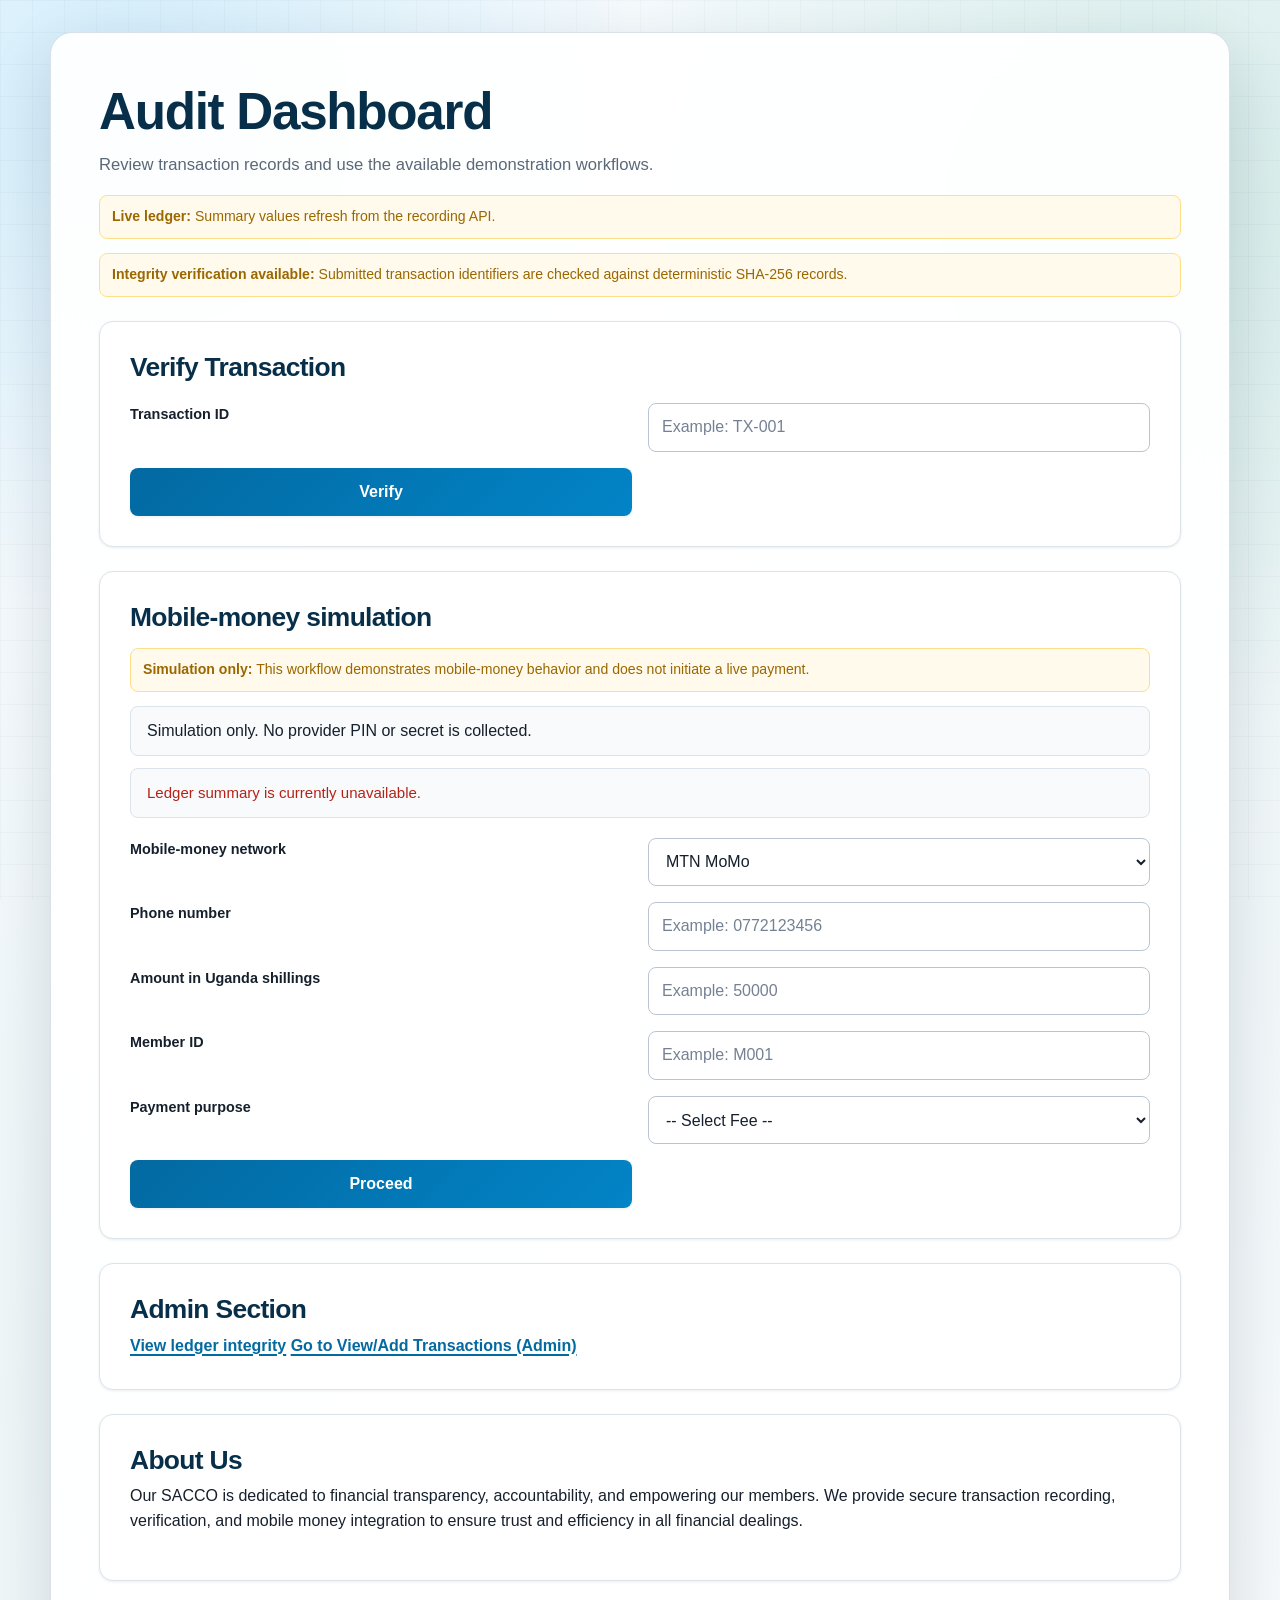
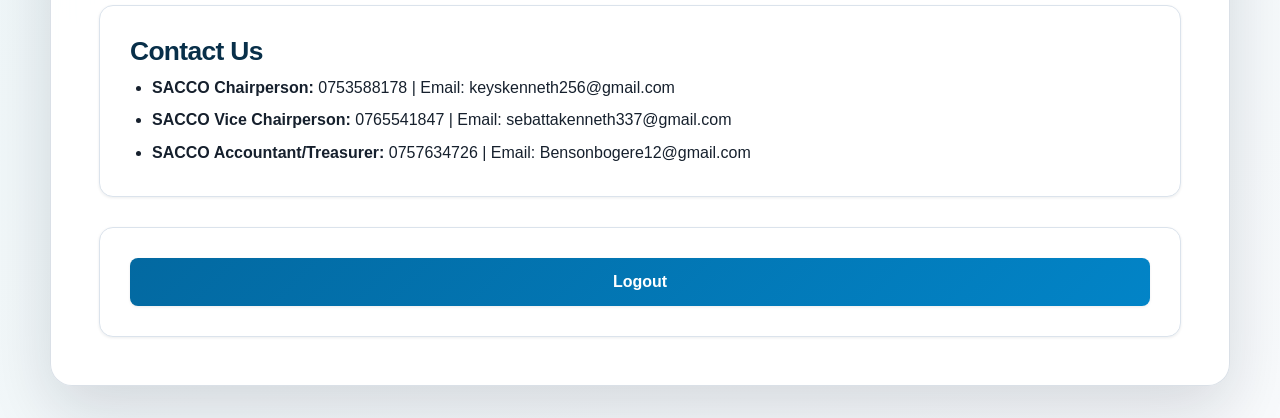
<file: frontend/index.html>
<!DOCTYPE html>
<html lang="en">
<head>
  <meta charset="UTF-8">
  <title>SACCO Dashboard</title>
  <link rel="stylesheet" href="style.css">
</head>
<body>
  <a class="skip-link" href="#main-content">Skip to main content</a>
  <main id="main-content" class="card">
    <h1>Audit Dashboard</h1>
    <p class="page-description">Review transaction records and use the available demonstration workflows.</p>
    <p class="demo-notice"><strong>Live ledger:</strong> Summary values refresh from the recording API.</p>
    <p class="demo-notice" role="status"><strong>Integrity verification available:</strong> Submitted transaction identifiers are checked against deterministic SHA-256 records.</p>

    <!-- Verify Transaction -->
    <section>
      <h2>Verify Transaction</h2>
      <form id="verifyForm">
        <label for="verify_id">Transaction ID</label>
        <input type="text" id="verify_id" name="transaction_id" placeholder="Example: TX-001" autocomplete="off" required>
        <button type="submit">Verify</button>
      </form>
      <pre id="verifyResponse" class="status-panel" role="status" aria-live="polite" aria-atomic="true"></pre>
    </section>

    <!-- Mobile Money Simulation -->
    <section>
      <h2>Mobile-money simulation</h2>
      <p class="demo-notice"><strong>Simulation only:</strong> This workflow demonstrates mobile-money behavior and does not initiate a live payment.</p>
      <p class="simulation-notice">Simulation only. No provider PIN or secret is collected.</p>
      <div id="recordingSummary" class="recording-summary" role="status" aria-live="polite"></div>
      <form id="mobileMoneyForm">
        <label for="network">Mobile-money network</label>
        <select id="network" name="network">
          <option value="MTN MoMo">MTN MoMo</option>
          <option value="Airtel Money">Airtel Money</option>
        </select>
        <label for="phoneNumber">Phone number</label>
        <input type="tel" id="phoneNumber" name="phone_number" placeholder="Example: 0772123456" inputmode="tel" autocomplete="tel" required>
        <label for="mmAmount">Amount in Uganda shillings</label>
        <input type="number" id="mmAmount" name="amount" placeholder="Example: 50000" min="1" step="1" inputmode="decimal" required>
        <label for="mmMemberId">Member ID</label>
        <input type="text" id="mmMemberId" name="member_id" placeholder="Example: M001" autocomplete="off" required>

        <!-- Description changed to dropdown -->
        <label for="mmDescription">Payment purpose</label>
        <select id="mmDescription" name="description" required>
          <option value="">-- Select Fee --</option>
          <option value="Entry/Membership Fee">Entry / Membership Fee</option>
          <option value="Shares (Capital)">Shares (Capital)</option>
          <option value="Compulsory Savings">Compulsory Savings</option>
          <option value="Annual Subscription">Annual Subscription</option>
          <option value="Welfare Contribution">Welfare Contribution</option>
          <option value="Account Maintenance Fee">Account Maintenance Fee</option>
          <option value="Loan Application Fee">Loan Application Fee</option>
          <option value="Loan Insurance / Risk Fund">Loan Insurance / Risk Fund</option>
          <option value="Late Payment Penalty">Late Payment Penalty</option>
          <option value="Withdrawal Fee">Withdrawal Fee</option>
        </select>

        <button type="submit">Proceed</button>
      </form>
      <pre id="mobileMoneyResponse" class="status-panel" role="status" aria-live="polite" aria-atomic="true"></pre>
    </section>

    <!-- Admin Section -->
    <section>
      <h2>Admin Section</h2>
      <a href="integrity.html">View ledger integrity</a>
      <a href="login.html">Go to View/Add Transactions (Admin)</a>
    </section>

    <!-- About Us -->
    <section>
      <h2>About Us</h2>
      <p>
        Our SACCO is dedicated to financial transparency, accountability, and empowering our members.
        We provide secure transaction recording, verification, and mobile money integration to ensure
        trust and efficiency in all financial dealings.
      </p>
    </section>

    <!-- Contact Us -->
    <section>
      <h2>Contact Us</h2>
      <ul>
        <li><strong>SACCO Chairperson:</strong> 0753588178 | Email: keyskenneth256@gmail.com</li>
        <li><strong>SACCO Vice Chairperson:</strong> 0765541847 | Email: sebattakenneth337@gmail.com</li>
        <li><strong>SACCO Accountant/Treasurer:</strong> 0757634726 | Email: Bensonbogere12@gmail.com</li>
      </ul>
    </section>

    <!-- Member Logout -->
    <section style="text-align:center; margin-top:30px;">
      <button onclick="memberLogout()">Logout</button>
    </section>
  </main>

  <script src="js/config.js"></script>
  <script src="js/ui.js"></script>
  <script src="js/api.js"></script>
  <script type="application/json" src="index.js"></script>
  <script src="app.js"></script>
  <script>
    function memberLogout() {
      sessionStorage.removeItem("memberLoggedIn");
      sessionStorage.removeItem("memberId");
      sessionStorage.removeItem("logoutAt");
      alert("You have been logged out.");
      window.location.href = "member_login.html";
    }
  </script>
</body>
</html>
</file>
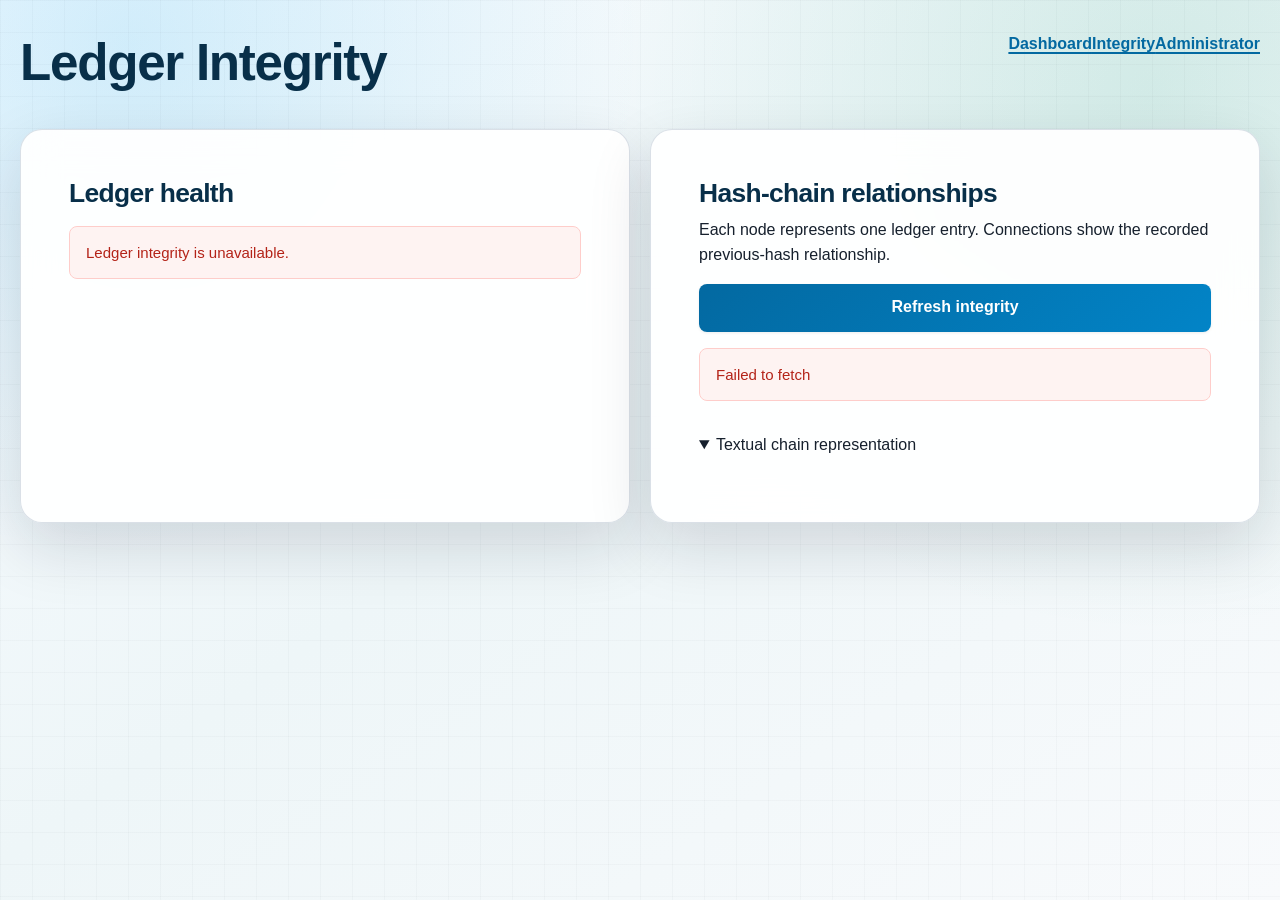
<file: frontend/integrity.html>
<!DOCTYPE html>
<html lang="en"><head><meta charset="UTF-8"><meta name="viewport" content="width=device-width, initial-scale=1.0"><title>Ledger Integrity | Audit Verification System</title><link rel="stylesheet" href="style.css"></head>
<body><a class="skip-link" href="#main-content">Skip to main content</a><header class="site-header"><h1>Ledger Integrity</h1><nav aria-label="Primary navigation"><a href="index.html">Dashboard</a><a href="integrity.html" aria-current="page">Integrity</a><a href="login.html">Administrator</a></nav></header>
<main id="main-content" class="content-grid"><section class="card"><h2>Ledger health</h2><div id="ledgerHealth" class="status-panel" role="status" aria-live="polite">Loading ledger integrity...</div><dl id="ledgerMetrics" class="integrity-metrics"></dl></section><section class="card"><h2>Hash-chain relationships</h2><p>Each node represents one ledger entry. Connections show the recorded previous-hash relationship.</p><button id="refreshIntegrity" type="button">Refresh integrity</button><div id="graphStatus" class="status-panel" role="status" aria-live="polite"></div><div id="integrityGraph" class="integrity-graph" role="group" aria-label="Visual hash-chain graph" tabindex="0"></div><details open><summary>Textual chain representation</summary><ol id="integrityTextGraph"></ol></details></section></main>
<script src="js/config.js"></script><script src="js/ui.js"></script><script src="js/api.js"></script><script src="js/integrity-graph.js"></script></body></html>
</file>
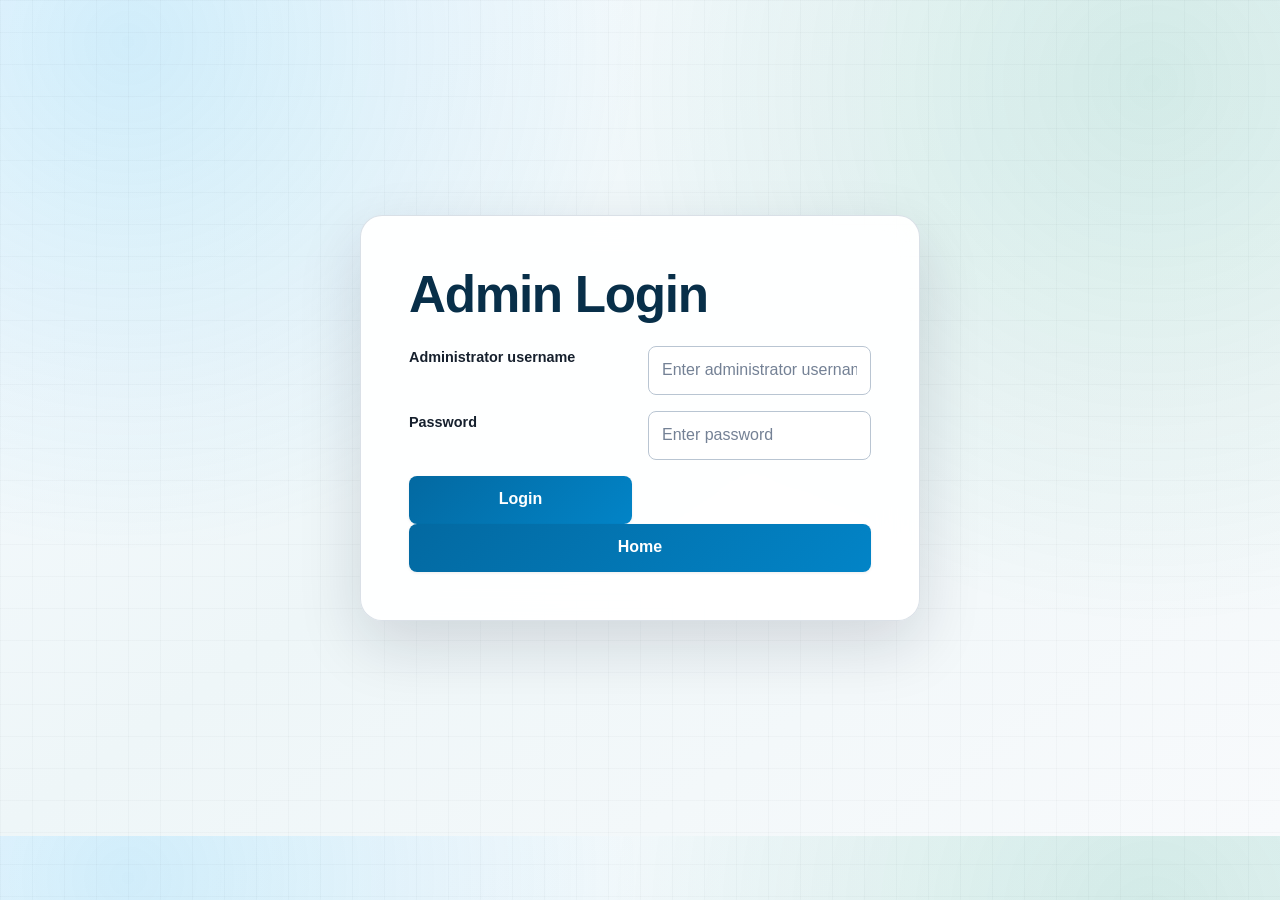
<file: frontend/login.html>
<!DOCTYPE html>
<html lang="en">
<head>
  <meta charset="UTF-8">
  <title>Admin Login</title>
  <link rel="stylesheet" href="style.css">
</head>
<body class="auth-shell">
  <a class="skip-link" href="#main-content">Skip to main content</a>
  <main id="main-content" class="card auth-card">
    <h1>Admin Login</h1>
    <form id="loginForm">
      <label for="username">Administrator username</label>
      <input type="text" id="username" name="username" placeholder="Enter administrator username" autocomplete="username" required>
      <label for="password">Password</label>
      <input type="password" id="password" name="password" placeholder="Enter password" autocomplete="current-password" required>
      <button type="submit">Login</button>
    </form>
    <pre id="loginResponse" class="status-panel" role="alert" aria-live="assertive" aria-atomic="true"></pre>
    <button onclick="goHome()">Home</button>
  </main>
  <script src="js/config.js"></script>
  <script src="js/ui.js"></script>
  <script src="js/api.js"></script>
  <script src="login.js"></script>
  <script>
    function goHome() {
      window.location.href = "index.html";
    }
  </script>
</body>
</html>
</file>
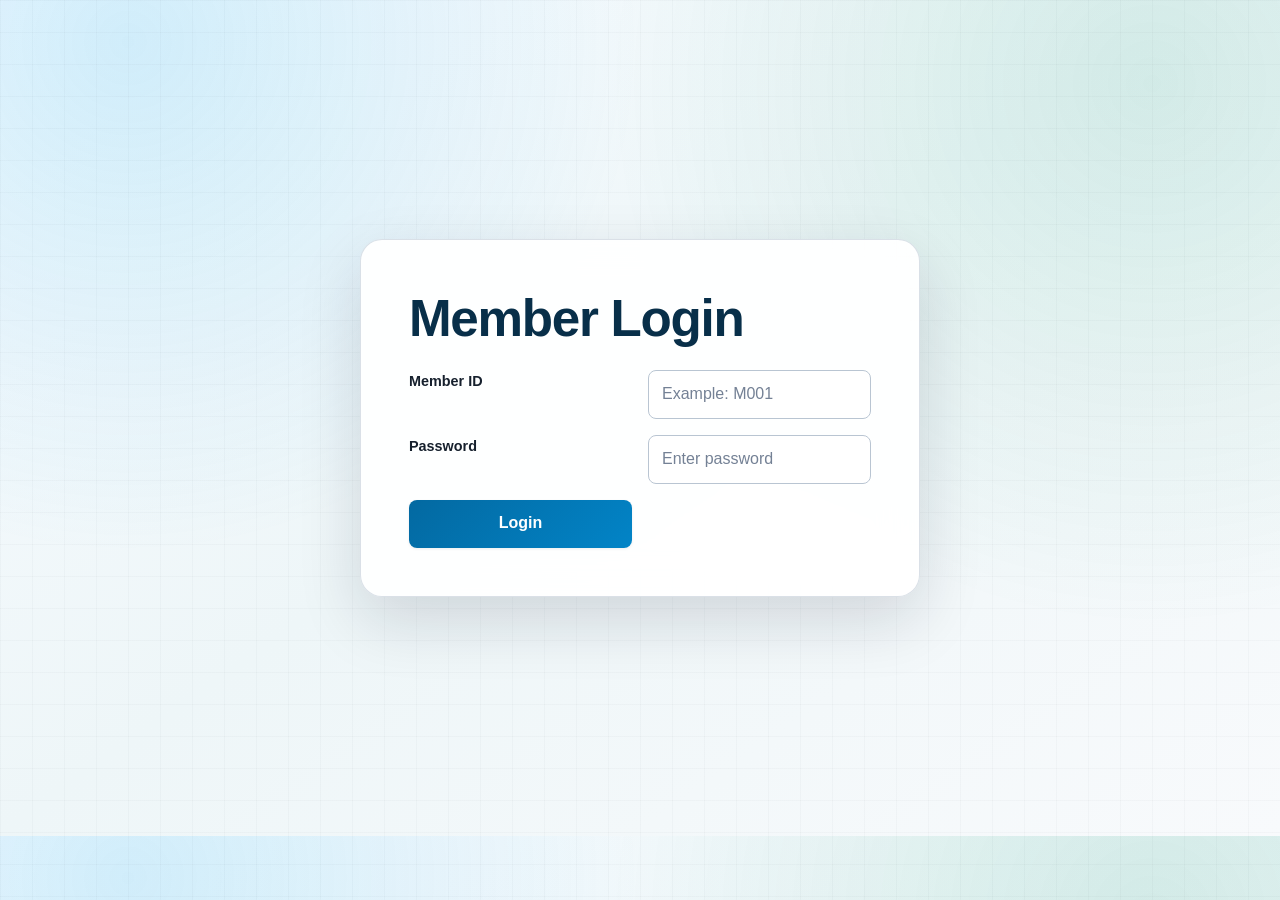
<file: frontend/member_login.html>
<!DOCTYPE html>
<html lang="en">
<head>
  <meta charset="UTF-8">
  <title>Member Login</title>
  <link rel="stylesheet" href="style.css">
</head>
<body class="auth-shell">
  <a class="skip-link" href="#main-content">Skip to main content</a>
  <main id="main-content" class="card auth-card">
    <h1>Member Login</h1>
    <form id="loginForm">
      <label for="memberId">Member ID</label>
      <input type="text" id="memberId" name="member_id" placeholder="Example: M001" autocomplete="username" required>
      <label for="password">Password</label>
      <input type="password" id="password" name="password" placeholder="Enter password" autocomplete="current-password" required>
      <button type="submit">Login</button>
    </form>
    <pre id="loginResponse" class="status-panel" role="alert" aria-live="assertive" aria-atomic="true"></pre>
  </main>

  <script src="js/config.js"></script>
  <script src="js/ui.js"></script>
  <script src="member_login.js"></script>
</body>
</html>
</file>
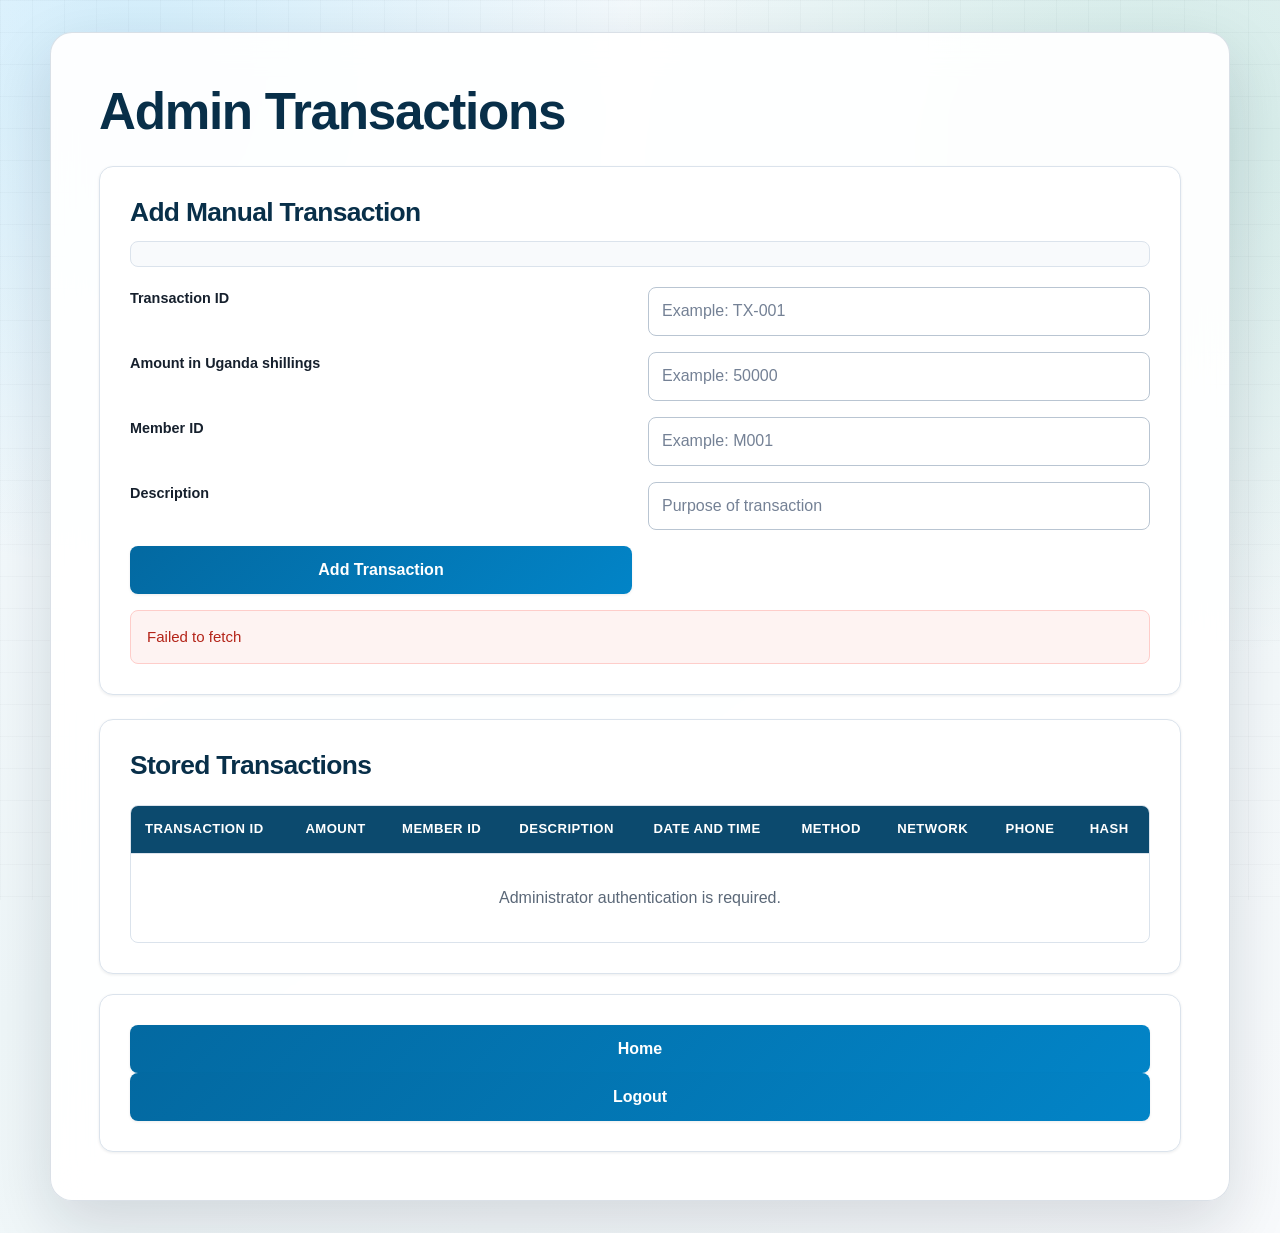
<file: frontend/transactions.html>
<!DOCTYPE html>
<html lang="en">
<head>
  <meta charset="UTF-8">
  <title>Admin Transactions</title>
  <link rel="stylesheet" href="style.css">
</head>
<body>
  <a class="skip-link" href="#main-content">Skip to main content</a>
  <main id="main-content" class="card">
    <h1>Admin Transactions</h1>

    <!-- Manual Transaction Form -->
    <section>
      <h2>Add Manual Transaction</h2>
      <div id="transactionSummary" class="recording-summary" role="status" aria-live="polite"></div>
      <form id="addTransactionForm">
        <label for="transactionId">Transaction ID</label>
        <input type="text" id="transactionId" name="transaction_id" placeholder="Example: TX-001" autocomplete="off" required>
        <label for="amount">Amount in Uganda shillings</label>
        <input type="number" id="amount" name="amount" placeholder="Example: 50000" min="1" step="1" inputmode="decimal" required>
        <label for="memberId">Member ID</label>
        <input type="text" id="memberId" name="member_id" placeholder="Example: M001" autocomplete="off" required>
        <label for="description">Description</label>
        <input type="text" id="description" name="description" placeholder="Purpose of transaction" autocomplete="off" required>
        <button type="submit">Add Transaction</button>
      </form>
      <pre id="transactionsResponse" class="status-panel" role="status" aria-live="polite" aria-atomic="true"></pre>
    </section>

    <!-- Stored Transactions -->
    <section>
      <h2>Stored Transactions</h2>
      <div class="table-container" tabindex="0" role="region" aria-label="Stored transactions">
      <table id="transactionsTable">
        <thead>
          <tr>
            <th scope="col">Transaction ID</th>
            <th scope="col">Amount</th>
            <th scope="col">Member ID</th>
            <th scope="col">Description</th>
            <th scope="col">Date and time</th>
            <th scope="col">Method</th>
            <th scope="col">Network</th>
            <th scope="col">Phone</th>
            <th scope="col">Hash</th>
          </tr>
        </thead>
        <tbody id="transactionsTableBody">
          <tr><td colspan="9">Loading...</td></tr>
        </tbody>
      </table>
      </div>
    </section>

    <!-- Navigation -->
    <section style="margin-top:20px;">
      <button onclick="window.location.href='index.html'">Home</button>
      <button onclick="memberLogout()">Logout</button>
    </section>
  </main>

  <script src="js/config.js"></script>
  <script src="js/ui.js"></script>
  <script src="js/api.js"></script>
  <script src="transactions.js"></script>
  <script>
    function memberLogout() {
      sessionStorage.removeItem("memberLoggedIn");
      sessionStorage.removeItem("memberId");
      alert("You have been logged out.");
      window.location.href = "member_login.html";
    }
  </script>
</body>
</html>
</file>
<file: frontend/style.css>
:root {
  color-scheme: light;
  --color-primary-950: #082f49;
  --color-primary-900: #0c4a6e;
  --color-primary-800: #075985;
  --color-primary-700: #0369a1;
  --color-primary-600: #0284c7;
  --color-primary-500: #0ea5e9;
  --color-primary-100: #e0f2fe;
  --color-primary-50: #f0f9ff;
  --color-accent-700: #047857;
  --color-accent-600: #059669;
  --color-accent-100: #d1fae5;
  --color-surface: #ffffff;
  --color-surface-muted: #f8fafc;
  --color-border: #dbe3ec;
  --color-text: #16202d;
  --color-text-muted: #5b6878;
  --color-danger: #b42318;
  --color-danger-surface: #fef3f2;
  --color-warning: #9a6700;
  --color-warning-surface: #fffaeb;
  --color-success: #067647;
  --color-success-surface: #ecfdf3;
  --color-info: #175cd3;
  --color-info-surface: #eff8ff;
  --shadow-sm: 0 1px 3px rgba(15, 23, 42, 0.08);
  --shadow-md: 0 12px 32px rgba(15, 23, 42, 0.10);
  --shadow-lg: 0 24px 64px rgba(15, 23, 42, 0.14);
  --radius-sm: 8px;
  --radius-md: 14px;
  --radius-lg: 22px;
  --content-width: 1180px;
  --focus-ring: 0 0 0 4px rgba(14, 165, 233, 0.24);
}

* {
  box-sizing: border-box;
}

html {
  min-width: 320px;
  scroll-behavior: smooth;
}

body {
  min-height: 100vh;
  margin: 0;
  padding: 32px 20px;
  color: var(--color-text);
  background:
    radial-gradient(circle at 10% 5%, rgba(14, 165, 233, 0.16), transparent 32rem),
    radial-gradient(circle at 90% 10%, rgba(5, 150, 105, 0.12), transparent 34rem),
    linear-gradient(145deg, #f7fbff 0%, #eef6f8 48%, #f8fafc 100%);
  font-family: Inter, "Segoe UI", Roboto, Helvetica, Arial, sans-serif;
  font-size: 16px;
  line-height: 1.55;
}

body::before {
  position: fixed;
  inset: 0;
  z-index: -1;
  content: "";
  background-image:
    linear-gradient(rgba(15, 23, 42, 0.025) 1px, transparent 1px),
    linear-gradient(90deg, rgba(15, 23, 42, 0.025) 1px, transparent 1px);
  background-size: 32px 32px;
  pointer-events: none;
}

a {
  color: var(--color-primary-700);
  font-weight: 700;
  text-decoration-thickness: 2px;
  text-underline-offset: 3px;
}

a:hover {
  color: var(--color-primary-900);
}

a:focus-visible,
button:focus-visible,
input:focus-visible,
select:focus-visible {
  outline: 3px solid var(--color-primary-500);
  outline-offset: 3px;
  box-shadow: var(--focus-ring);
}

.card {
  width: min(100%, var(--content-width));
  margin: 0 auto;
  padding: clamp(22px, 4vw, 48px);
  overflow: hidden;
  background: rgba(255, 255, 255, 0.94);
  border: 1px solid rgba(148, 163, 184, 0.34);
  border-radius: var(--radius-lg);
  box-shadow: var(--shadow-lg);
  backdrop-filter: blur(18px);
}

h1,
h2,
h3 {
  margin-top: 0;
  color: var(--color-primary-950);
  line-height: 1.2;
  letter-spacing: -0.025em;
}

h1 {
  margin-bottom: 10px;
  font-size: clamp(2rem, 5vw, 3.2rem);
}

h2 {
  margin-bottom: 8px;
  font-size: clamp(1.25rem, 3vw, 1.65rem);
}

p {
  margin-top: 0;
}

section {
  margin-top: 24px;
  padding: clamp(20px, 3vw, 30px);
  background: var(--color-surface);
  border: 1px solid var(--color-border);
  border-radius: var(--radius-md);
  box-shadow: var(--shadow-sm);
}

form {
  display: grid;
  grid-template-columns: repeat(2, minmax(0, 1fr));
  gap: 16px;
  margin-top: 20px;
}

label {
  display: block;
  margin-bottom: 7px;
  color: var(--color-text);
  font-size: 0.9rem;
  font-weight: 700;
}

input,
select,
button {
  width: 100%;
  min-height: 48px;
  border-radius: var(--radius-sm);
  font: inherit;
}

input,
select {
  padding: 11px 13px;
  color: var(--color-text);
  background: var(--color-surface);
  border: 1px solid #b9c5d2;
  transition: border-color 150ms ease, box-shadow 150ms ease;
}

input:hover,
select:hover {
  border-color: var(--color-primary-600);
}

input::placeholder {
  color: #748195;
}

button {
  padding: 11px 18px;
  color: #ffffff;
  background: linear-gradient(135deg, var(--color-primary-700), var(--color-primary-600));
  border: 0;
  box-shadow: var(--shadow-sm);
  cursor: pointer;
  font-weight: 750;
  transition: transform 150ms ease, box-shadow 150ms ease, background 150ms ease;
}

button:hover:not(:disabled) {
  background: linear-gradient(135deg, var(--color-primary-800), var(--color-primary-700));
  box-shadow: var(--shadow-md);
  transform: translateY(-1px);
}

button:active:not(:disabled) {
  transform: translateY(0);
}

button:disabled {
  cursor: not-allowed;
  opacity: 0.62;
}

pre,
[role="status"],
[role="alert"] {
  margin: 16px 0 0;
  padding: 14px 16px;
  overflow-wrap: anywhere;
  white-space: pre-wrap;
  background: var(--color-info-surface);
  border: 1px solid #b2ddff;
  border-radius: var(--radius-sm);
  color: var(--color-info);
  font-family: inherit;
  font-size: 0.94rem;
}

[data-state="success"] {
  color: var(--color-success);
  background: var(--color-success-surface);
  border-color: #abefc6;
}

[data-state="error"] {
  color: var(--color-danger);
  background: var(--color-danger-surface);
  border-color: #fecdca;
}

[data-state="warning"] {
  color: var(--color-warning);
  background: var(--color-warning-surface);
  border-color: #fedf89;
}

[hidden] {
  display: none !important;
}

table {
  width: 100%;
  min-width: 920px;
  margin-top: 16px;
  border-collapse: separate;
  border-spacing: 0;
  overflow: hidden;
  background: var(--color-surface);
  border: 1px solid var(--color-border);
  border-radius: var(--radius-sm);
}

th,
td {
  padding: 13px 14px;
  text-align: left;
  vertical-align: top;
  border-bottom: 1px solid var(--color-border);
}

th {
  color: #ffffff;
  background: var(--color-primary-900);
  font-size: 0.82rem;
  letter-spacing: 0.035em;
  text-transform: uppercase;
}

tbody tr:nth-child(even) {
  background: var(--color-surface-muted);
}

tbody tr:hover {
  background: var(--color-primary-50);
}

tbody tr:last-child td {
  border-bottom: 0;
}

.table-empty {
  padding: 32px;
  color: var(--color-text-muted);
  text-align: center;
}

.table-container {
  width: 100%;
  overflow-x: auto;
  overscroll-behavior-inline: contain;
}

.button-row {
  display: flex;
  flex-wrap: wrap;
  gap: 12px;
  margin-top: 20px;
}

.button-row button,
.button-row a {
  width: auto;
  min-width: 132px;
}

.eyebrow {
  margin-bottom: 8px;
  color: var(--color-primary-700);
  font-size: 0.78rem;
  font-weight: 800;
  letter-spacing: 0.13em;
  text-transform: uppercase;
}

.page-description {
  max-width: 720px;
  color: var(--color-text-muted);
  font-size: 1.04rem;
}

.badge {
  display: inline-flex;
  align-items: center;
  min-height: 28px;
  padding: 4px 10px;
  color: var(--color-primary-800);
  background: var(--color-primary-100);
  border-radius: 999px;
  font-size: 0.78rem;
  font-weight: 800;
}

.summary-grid {
  display: grid;
  grid-template-columns: repeat(3, minmax(0, 1fr));
  gap: 16px;
  margin-top: 24px;
}

.summary-card {
  padding: 20px;
  background: linear-gradient(145deg, #ffffff, var(--color-primary-50));
  border: 1px solid var(--color-border);
  border-radius: var(--radius-md);
}

.summary-value {
  display: block;
  margin-top: 8px;
  color: var(--color-primary-950);
  font-size: clamp(1.7rem, 4vw, 2.35rem);
  font-weight: 850;
}

.summary-label {
  color: var(--color-text-muted);
  font-size: 0.88rem;
  font-weight: 700;
}

.demo-notice {
  margin-top: 14px;
  padding: 10px 12px;
  color: var(--color-warning);
  background: var(--color-warning-surface);
  border: 1px solid #fedf89;
  border-radius: var(--radius-sm);
  font-size: 0.88rem;
}

.skip-link {
  position: fixed;
  top: 8px;
  left: 8px;
  z-index: 100;
  padding: 10px 14px;
  color: #ffffff;
  background: var(--color-primary-950);
  border-radius: var(--radius-sm);
  transform: translateY(-150%);
}

.skip-link:focus {
  transform: translateY(0);
}

section ul {
  margin: 0;
  padding-left: 22px;
}

section li + li {
  margin-top: 8px;
}

@media (max-width: 820px) {
  body {
    padding: 20px 14px;
  }

  .summary-grid {
    grid-template-columns: 1fr;
  }

  form {
    grid-template-columns: 1fr;
  }

  .card {
    border-radius: var(--radius-md);
  }
}

@media (max-width: 480px) {
  body {
    padding: 10px;
    font-size: 15px;
  }

  .card {
    padding: 18px;
    border-radius: 12px;
  }

  section {
    margin-top: 16px;
    padding: 17px;
  }

  .button-row,
  .button-row button,
  .button-row a {
    width: 100%;
  }
}

@media (prefers-reduced-motion: reduce) {
  * {
    scroll-behavior: auto !important;
    transition-duration: 0.01ms !important;
  }
}

@media (prefers-contrast: more) {
  input,
  select,
  section,
  table {
    border-width: 2px;
  }
}

.sr-only {
  position: absolute;
  width: 1px;
  height: 1px;
  padding: 0;
  margin: -1px;
  overflow: hidden;
  clip: rect(0, 0, 0, 0);
  white-space: nowrap;
  border: 0;
}

.auth-shell {
  display: grid;
  min-height: calc(100vh - 64px);
  place-items: center;
}

.auth-card {
  width: min(100%, 560px);
}

.content-grid {
  display: grid;
  grid-template-columns: repeat(2, minmax(0, 1fr));
  gap: 20px;
}

.content-grid section {
  margin-top: 0;
}

.section-span-full {
  grid-column: 1 / -1;
}

.site-header {
  display: flex;
  align-items: flex-start;
  justify-content: space-between;
  gap: 20px;
  margin-bottom: 26px;
}

.site-nav {
  display: flex;
  flex-wrap: wrap;
  gap: 10px;
}

.site-nav a {
  display: inline-flex;
  align-items: center;
  min-height: 44px;
  padding: 9px 14px;
  background: var(--color-primary-50);
  border: 1px solid var(--color-border);
  border-radius: var(--radius-sm);
  text-decoration: none;
}

.field {
  min-width: 0;
}

.field-span-full {
  grid-column: 1 / -1;
}

.form-actions {
  display: flex;
  flex-wrap: wrap;
  gap: 12px;
  grid-column: 1 / -1;
}

.form-actions button {
  width: auto;
  min-width: 150px;
}

.status-panel:empty {
  display: none;
}

@media (max-width: 820px) {
  .site-header {
    display: block;
  }

  .site-nav {
    margin-top: 18px;
  }

  .content-grid {
    grid-template-columns: 1fr;
  }

  .section-span-full {
    grid-column: auto;
  }
}

.recording-summary,
.simulation-notice {
  display: grid;
  gap: 0.25rem;
  margin: 0.75rem 0;
  padding: 0.75rem 1rem;
  border: 1px solid var(--color-border);
  border-radius: 0.5rem;
  background: var(--color-surface-muted);
}

button[aria-busy="true"] {
  cursor: wait;
}


.integrity-graph { display: flex; align-items: stretch; gap: 0.75rem; overflow-x: auto; overscroll-behavior-inline: contain; padding: 1rem 0.25rem; scroll-snap-type: inline proximity; }
.chain-node { flex: 0 0 min(18rem, 78vw); padding: 1rem; border: 2px solid var(--color-border); border-radius: 0.75rem; background: var(--color-surface); scroll-snap-align: center; }
.chain-node code { display: block; margin-top: 0.5rem; overflow-wrap: anywhere; }
.chain-node--valid { border-color: var(--color-success); }
.chain-node--invalid { border-color: var(--color-error); background: var(--color-error-surface); }
.chain-node--unchecked { border-color: var(--color-warning); background: var(--color-warning-surface); }
.chain-link { align-self: center; flex: 0 0 auto; font-weight: 700; font-size: 1.5rem; }
.chain-link--valid { color: var(--color-success); }
.chain-link--invalid { color: var(--color-error); }
.chain-node__failure { font-weight: 700; }
.integrity-metrics { display: grid; grid-template-columns: repeat(2, minmax(0, 1fr)); gap: 0.75rem; }
.integrity-metrics div { padding: 0.75rem; border: 1px solid var(--color-border); border-radius: 0.5rem; }
.integrity-metrics dt { font-weight: 700; }
.integrity-metrics dd { margin: 0.25rem 0 0; overflow-wrap: anywhere; }
.integrity-text-alternative li { margin-block: 0.5rem; }
@media (max-width: 820px) { .integrity-metrics { grid-template-columns: 1fr; } }
</file>
